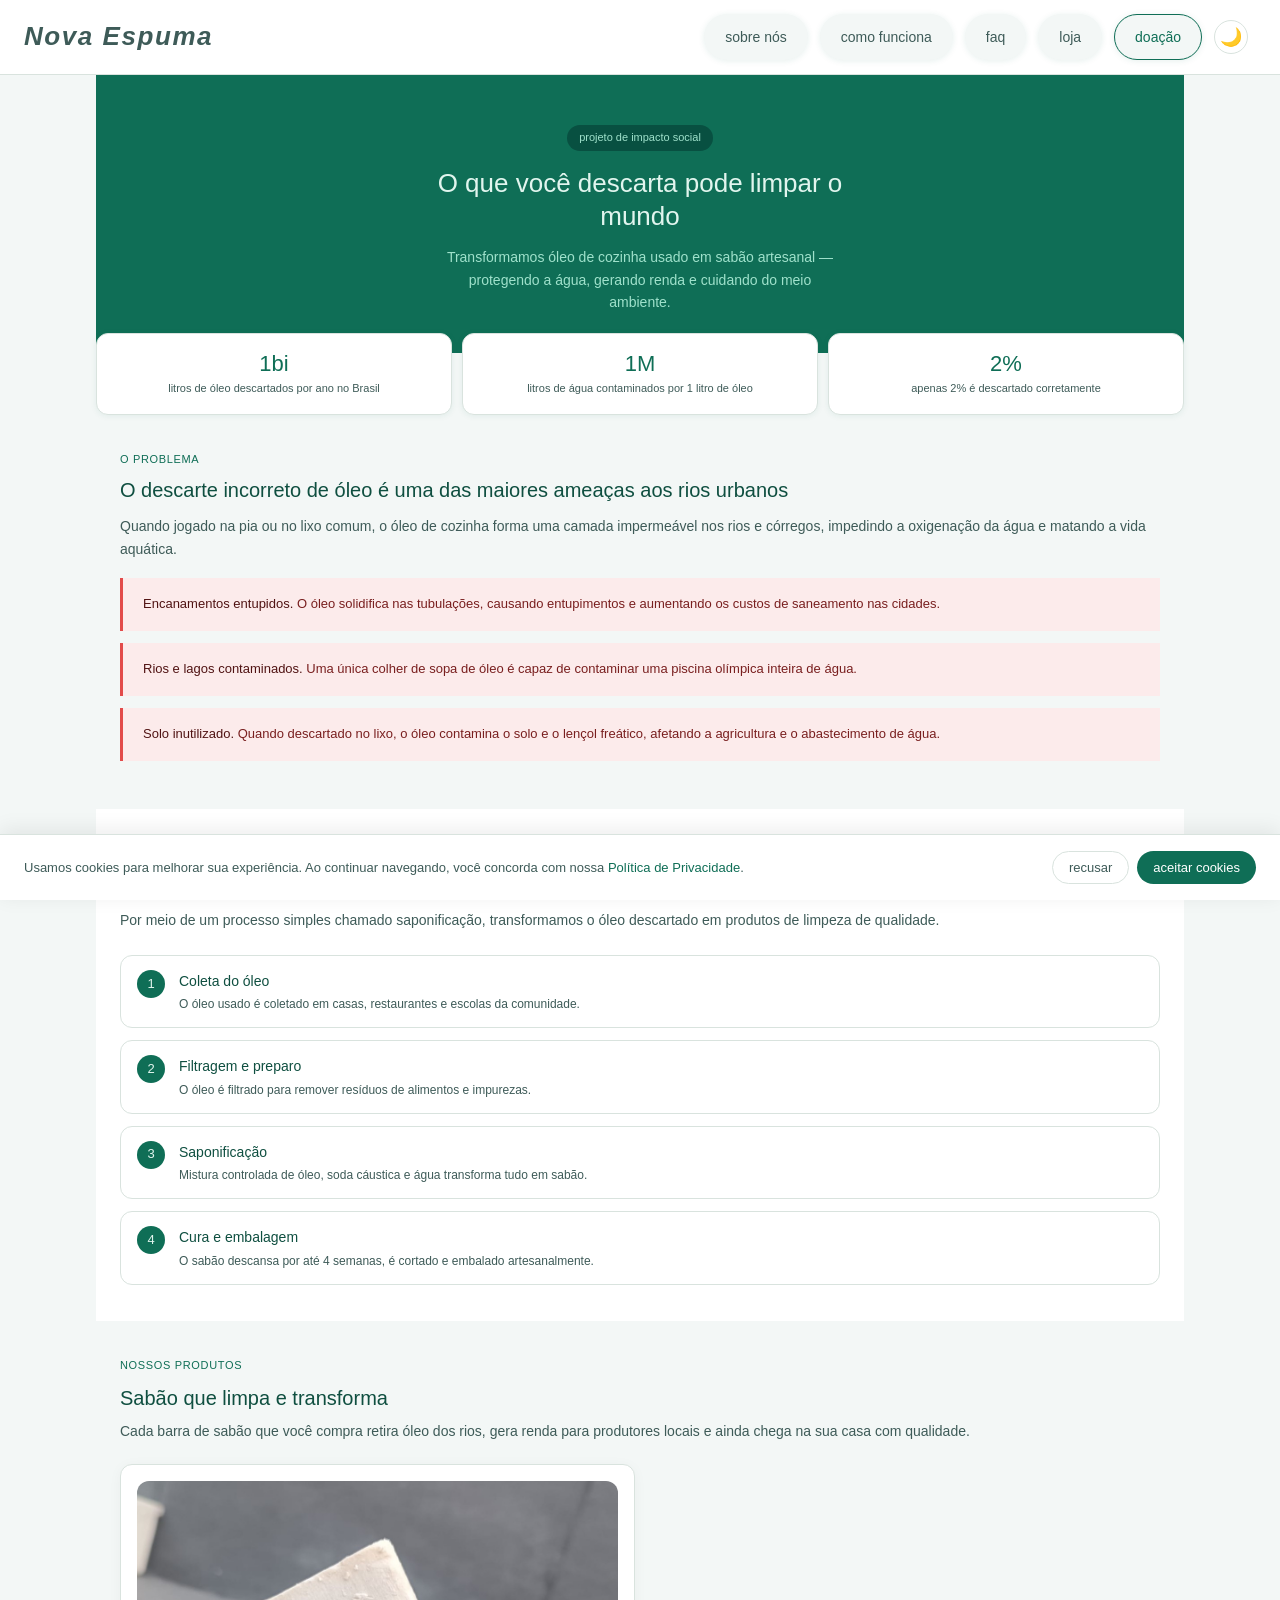
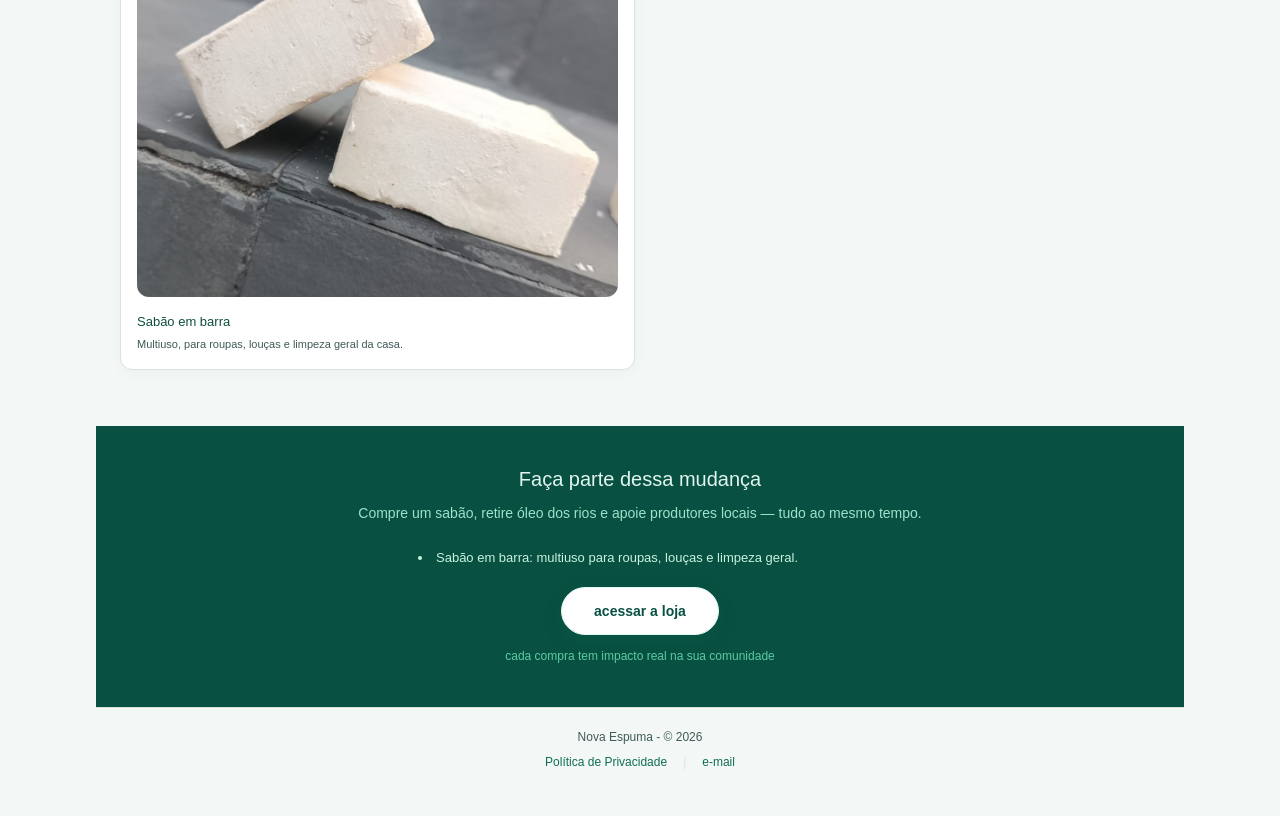
<file: index.html>
<!DOCTYPE html>
<html lang="pt-BR">

<head>
  <meta charset="UTF-8" />
  <meta name="viewport" content="width=device-width, initial-scale=1.0" />
  <title>Nova Espuma</title>
  <link rel="stylesheet" href="style.css" />
</head>

<body>

  <!-- BANNER DE COOKIES -->
  <div id="cookie-banner" class="cookie-banner">
    <p>Usamos cookies para melhorar sua experiência. Ao continuar navegando, você concorda com nossa <a
        onclick="showPage('privacidade', null)">Política de Privacidade</a>.</p>
    <div class="cookie-btns">
      <button class="cookie-btn-recusar" onclick="fecharCookies(false)">recusar</button>
      <button class="cookie-btn-aceitar" onclick="fecharCookies(true)">aceitar cookies</button>
    </div>
  </div>

  <div class="nav">
    <button type="button" class="mobile-menu-toggle" aria-label="Abrir menu" onclick="toggleMobileMenu()">
      <span></span>
      <span></span>
      <span></span>
    </button>
    <div class="logo" onclick="showPage('home', null)">Nova Espuma</div>
    <div class="nav-right-group">
      <div class="nav-links">
        <button type="button" class="nav-link" data-page="sobre" onclick="showPage('sobre', this)">sobre nós</button>
        <button type="button" class="nav-link" data-page="como" onclick="showPage('como', this)">como funciona</button>
        <button type="button" class="nav-link" data-page="faq" onclick="showPage('faq', this)">faq</button>
        <button type="button" class="nav-link" data-page="loja" onclick="showPage('loja', this)">loja</button>
        <button type="button" class="nav-link doacao-link" data-page="doacao" onclick="showPage('doacao', this)">doação</button>
        <button type="button" class="theme-toggle" aria-label="Alternar tema">🌍</button>
      </div>
    </div>
  </div>
  <div class="menu-backdrop" onclick="closeMobileMenu()"></div>

  <!-- HOME -->
  <div id="page-home" class="page active">
    <div class="page-wrapper">
      <div class="hero">
        <div class="hero-badge">projeto de impacto social</div>
        <h1>O que você descarta pode limpar o mundo</h1>
        <p>Transformamos óleo de cozinha usado em sabão artesanal — protegendo a água, gerando renda e cuidando do meio
          ambiente.</p>
      </div>
      <div class="stats-row">
        <div class="stat-box">
          <div class="stat-num">1bi</div>
          <div class="stat-label">litros de óleo descartados por ano no Brasil</div>
        </div>
        <div class="stat-box">
          <div class="stat-num">1M</div>
          <div class="stat-label">litros de água contaminados por 1 litro de óleo</div>
        </div>
        <div class="stat-box">
          <div class="stat-num">2%</div>
          <div class="stat-label">apenas 2% é descartado corretamente</div>
        </div>
      </div>
      <div class="section">
        <div class="section-tag">o problema</div>
        <h2>O descarte incorreto de óleo é uma das maiores ameaças aos rios urbanos</h2>
        <p>Quando jogado na pia ou no lixo comum, o óleo de cozinha forma uma camada impermeável nos rios e córregos,
          impedindo a oxigenação da água e matando a vida aquática.</p>
        <div class="impact-card">
          <p><strong>Encanamentos entupidos.</strong> O óleo solidifica nas tubulações, causando entupimentos e
            aumentando os custos de saneamento nas cidades.</p>
        </div>
        <div class="impact-card">
          <p><strong>Rios e lagos contaminados.</strong> Uma única colher de sopa de óleo é capaz de contaminar uma
            piscina olímpica inteira de água.</p>
        </div>
        <div class="impact-card">
          <p><strong>Solo inutilizado.</strong> Quando descartado no lixo, o óleo contamina o solo e o lençol freático,
            afetando a agricultura e o abastecimento de água.</p>
        </div>
      </div>
      <div class="divider"></div>
      <div class="process-section">
        <div class="section-tag">a solução</div>
        <h2>Do óleo usado ao sabão artesanal</h2>
        <p>Por meio de um processo simples chamado saponificação, transformamos o óleo descartado em produtos de limpeza
          de qualidade.</p>
        <div class="steps">
          <div class="step">
            <div class="step-num">1</div>
            <div class="step-text">
              <h3>Coleta do óleo</h3>
              <p>O óleo usado é coletado em casas, restaurantes e escolas da comunidade.</p>
            </div>
          </div>
          <div class="step">
            <div class="step-num">2</div>
            <div class="step-text">
              <h3>Filtragem e preparo</h3>
              <p>O óleo é filtrado para remover resíduos de alimentos e impurezas.</p>
            </div>
          </div>
          <div class="step">
            <div class="step-num">3</div>
            <div class="step-text">
              <h3>Saponificação</h3>
              <p>Mistura controlada de óleo, soda cáustica e água transforma tudo em sabão.</p>
            </div>
          </div>
          <div class="step">
            <div class="step-num">4</div>
            <div class="step-text">
              <h3>Cura e embalagem</h3>
              <p>O sabão descansa por até 4 semanas, é cortado e embalado artesanalmente.</p>
            </div>
          </div>
        </div>
      </div>
      <div class="result-section">
        <div class="section-tag">nossos produtos</div>
        <h2>Sabão que limpa e transforma</h2>
        <p>Cada barra de sabão que você compra retira óleo dos rios, gera renda para produtores locais e ainda chega na
          sua casa com qualidade.</p>
        <div class="soap-grid">
          <div class="soap-card">
            <img src="images/sabonete.jpg" alt="Sabão em barra" class="soap-image">
            <h3>Sabão em barra</h3>
            <p>Multiuso, para roupas, louças e limpeza geral da casa.</p>
          </div>
        </div>
      </div>
      <div class="cta-section">
        <h2>Faça parte dessa mudança</h2>
        <p>Compre um sabão, retire óleo dos rios e apoie produtores locais — tudo ao mesmo tempo.</p>
        <ul style="max-width:480px;margin:0 auto 18px;text-align:left;color:#c8f3df;font-size:13px;">
          <li>Sabão em barra: multiuso para roupas, louças e limpeza geral.</li>
        </ul>
        <a class="cta-btn" href="#" onclick="showPage('loja', null); return false;">acessar a loja</a>
        <div class="cta-sub">cada compra tem impacto real na sua comunidade</div>
      </div>
      <div class="footer">
        Nova Espuma - © 2026
        <div class="footer-links">
          <button class="footer-link" onclick="showPage('privacidade', null)">Política de Privacidade</button>
          <span style="color:var(--border)">|</span>
          <a class="footer-link" href="mailto:contato@nomeadefinir.com.br">e-mail</a>
        </div>
      </div>
    </div>
  </div>

  <!-- SOBRE NÓS -->
  <div id="page-sobre" class="page">
    <div class="page-wrapper">
      <div class="hero">
        <div class="hero-badge">quem somos</div>
        <h1>Um projeto nascido da vontade de mudar</h1>
        <p>Somos estudantes que acreditam que pequenas ações comunitárias podem gerar grandes impactos ambientais e sociais.</p>
      </div>
      <div class="section">
        <div class="section-tag">nossa história</div>
        <h2>Como tudo começou</h2>
        <p>O projeto nasceu dentro de uma disciplina de empreendedorismo social, quando percebemos que um dos resíduos mais comuns nas cozinhas brasileiras — o óleo de cozinha usado — era também um dos mais prejudiciais ao meio ambiente quando descartado incorretamente.</p>
        <p>A ideia foi simples: e se transformássemos esse problema em solução? A saponificação, processo químico que converte óleo em sabão, já era conhecida há séculos. Nossa proposta foi torná-la acessível, comunitária e geradora de renda.</p>
      </div>
      <div class="divider"></div>
      <div class="process-section">
        <div class="section-tag">missão, visão e valores</div>
        <h2>O que nos guia</h2>
        <div class="steps">
          <div class="step">
            <div class="step-num" style="background:#0F6E56;">🎯</div>
            <div class="step-text">
              <h3>Missão</h3>
              <p>Transformar óleo residual em sabão artesanal, promovendo educação ambiental, geração de renda e fortalecimento da economia circular nas comunidades.</p>
            </div>
          </div>
          <div class="step">
            <div class="step-num" style="background:#0F6E56;">🌱</div>
            <div class="step-text">
              <h3>Visão</h3>
              <p>Ser referência em reciclagem de óleo e produção sustentável de produtos de limpeza, expandindo o impacto para múltiplas comunidades.</p>
            </div>
          </div>
          <div class="step">
            <div class="step-num" style="background:#0F6E56;">💚</div>
            <div class="step-text">
              <h3>Valores</h3>
              <p>Sustentabilidade, transparência, impacto social real, educação ambiental e valorização da comunidade local.</p>
            </div>
          </div>
        </div>
      </div>
      <div class="section">
        <div class="section-tag">como medimos o impacto</div>
        <h2>Resultados que importam</h2>
        <p>Acompanhamos nosso crescimento por meio de métricas claras e transparentes, compartilhadas com a comunidade e parceiros.</p>
        <div class="soap-grid">
          <div class="soap-card">
            <div class="soap-icon"><svg viewBox="0 0 24 24" fill="none" stroke-width="1.5"><path d="M12 2C8 2 4 5 4 10c0 4 3 7 8 10 5-3 8-6 8-10 0-5-4-8-8-8z"/></svg></div>
            <h3>Litros coletados</h3>
            <p>Monitoramos cada litro de óleo recolhido da comunidade mensalmente.</p>
          </div>
          <div class="soap-card">
            <div class="soap-icon"><svg viewBox="0 0 24 24" fill="none" stroke-width="1.5"><circle cx="12" cy="12" r="8"/><path d="M12 8v4l3 3"/></svg></div>
            <h3>Água preservada</h3>
            <p>Cada litro coletado representa 1 milhão de litros de água protegidos.</p>
          </div>
          <div class="soap-card">
            <div class="soap-icon"><svg viewBox="0 0 24 24" fill="none" stroke-width="1.5"><path d="M9 3h6l1 9H8L9 3z"/><path d="M8 12s0 9 4 9 4-9 4-9"/></svg></div>
            <h3>Barras produzidas</h3>
            <p>Acompanhamos a produção e venda de cada barra de sabão artesanal.</p>
          </div>
          <div class="soap-card">
            <div class="soap-icon"><svg viewBox="0 0 24 24" fill="none" stroke-width="1.5"><path d="M12 2v6M8 4l4 4 4-4"/><rect x="6" y="8" width="12" height="14" rx="2"/></svg></div>
            <h3>Pessoas envolvidas</h3>
            <p>Contamos doadores, produtores e compradores como parte do nosso impacto.</p>
          </div>
        </div>
      </div>
      <div class="footer">
        Nova Espuma - © 2026
        <div class="footer-links">
          <button class="footer-link" onclick="showPage('privacidade', null)">Política de Privacidade</button>
          <span style="color:var(--border)">|</span>
          <a class="footer-link" href="mailto:contato@nomeadefinir.com.br">e-mail</a>
        </div>
      </div>
    </div>
  </div>

  <!-- COMO FUNCIONA -->
  <div id="page-como" class="page">
    <div class="page-wrapper">
      <div class="hero">
        <div class="hero-badge">o processo</div>
        <h1>Do óleo à barra de sabão</h1>
        <p>Entenda cada etapa da transformação — da coleta na sua cozinha até o produto nas suas mãos.</p>
      </div>
      <div class="process-section">
        <div class="section-tag">etapas detalhadas</div>
        <h2>Como o sabão é produzido</h2>
        <p>O processo de saponificação é seguro, acessível e pode ser feito em pequena escala com materiais simples.</p>
        <div class="steps">
          <div class="step">
            <div class="step-num">1</div>
            <div class="step-text">
              <h3>Coleta comunitária</h3>
              <p>O óleo usado é coletado em pontos fixos no bairro — mercados, escolas e restaurantes parceiros. Qualquer pessoa pode contribuir guardando o óleo em garrafas PET limpas.</p>
            </div>
          </div>
          <div class="step">
            <div class="step-num">2</div>
            <div class="step-text">
              <h3>Filtragem e classificação</h3>
              <p>O óleo coletado é filtrado para remover resíduos de alimentos. Óleos muito degradados são separados para outros fins, como biodiesel.</p>
            </div>
          </div>
          <div class="step">
            <div class="step-num">3</div>
            <div class="step-text">
              <h3>Saponificação</h3>
              <p>O óleo filtrado é misturado com soda cáustica (NaOH) e água em proporções calculadas. A reação química transforma os ingredientes em sabão bruto. Todo o processo usa EPI e medidas de segurança.</p>
            </div>
          </div>
          <div class="step">
            <div class="step-num">4</div>
            <div class="step-text">
              <h3>Cura</h3>
              <p>O sabão descansa em formas por até 4 semanas. Nesse período, a reação química se completa, o pH estabiliza e o produto fica seguro para uso na pele e tecidos.</p>
            </div>
          </div>
          <div class="step">
            <div class="step-num">5</div>
            <div class="step-text">
              <h3>Corte, embalagem e venda</h3>
              <p>As barras são cortadas, embaladas artesanalmente e vendidas em feiras, mercados locais e pelo site. Parte da renda é reinvestida na expansão da coleta.</p>
            </div>
          </div>
        </div>
      </div>
      <div class="section">
        <div class="section-tag">parcerias e coleta</div>
        <h2>Como participar como doador de óleo</h2>
        <p>Você não precisa comprar nada para fazer parte. Basta guardar o óleo usado em uma garrafa PET limpa e entregar em um dos nossos pontos de coleta. Em breve divulgaremos os endereços parceiros na sua cidade.</p>
        <div class="impact-card" style="border-left-color:#0F6E56; background:#E1F5EE;">
          <p style="color:#0F4F40;"><strong>Dica:</strong> Espere o óleo esfriar completamente antes de guardar na garrafa. Não misture com água nem outros líquidos.</p>
        </div>
      </div>
      <div class="footer">
        Nova Espuma - © 2026
        <div class="footer-links">
          <button class="footer-link" onclick="showPage('privacidade', null)">Política de Privacidade</button>
          <span style="color:var(--border)">|</span>
          <a class="footer-link" href="mailto:contato@nomeadefinir.com.br">e-mail</a>
        </div>
      </div>
    </div>
  </div>

  <!-- FAQ -->
  <div id="page-faq" class="page">
    <div class="page-wrapper">
      <div class="hero">
        <div class="hero-badge">dúvidas frequentes</div>
        <h1>Perguntas frequentes</h1>
        <p>Tudo que você precisa saber sobre o projeto, o sabão e como participar.</p>
      </div>
      <div class="section">
        <div class="faq-list">

          <div class="faq-item">
            <button class="faq-pergunta" onclick="toggleFaq(this)">
              O sabão artesanal tem a mesma qualidade do industrial?
              <span class="faq-icon">+</span>
            </button>
            <div class="faq-resposta">
              <p>Sim. O sabão produzido por saponificação a frio mantém a glicerina naturalmente presente no óleo, o que o torna até mais hidratante que muitos sabões industriais.</p>
            </div>
          </div>

          <div class="faq-item">
            <button class="faq-pergunta" onclick="toggleFaq(this)">
              Como posso entregar meu óleo usado?
              <span class="faq-icon">+</span>
            </button>
            <div class="faq-resposta">
              <p>Guarde o óleo usado em uma garrafa PET limpa após ele esfriar. Em breve teremos pontos de coleta divulgados na cidade. Você também pode entrar em contato pelo e-mail para combinar uma entrega direta.</p>
            </div>
          </div>

          <div class="faq-item">
            <button class="faq-pergunta" onclick="toggleFaq(this)">
              Qualquer tipo de óleo pode ser usado?
              <span class="faq-icon">+</span>
            </button>
            <div class="faq-resposta">
              <p>Aceitamos óleo de soja, girassol, milho, canola e outros óleos vegetais usados em frituras e refogados. Não aceitamos óleo misturado com água, muito queimado ou com excesso de resíduos de alimentos.</p>
            </div>
          </div>

          <div class="faq-item">
            <button class="faq-pergunta" onclick="toggleFaq(this)">
              Por que não posso jogar o óleo na pia?
              <span class="faq-icon">+</span>
            </button>
            <div class="faq-resposta">
              <p>O óleo forma uma película impermeável nos rios e córregos, impedindo a entrada de oxigênio e matando a vida aquática. Apenas 1 litro de óleo contamina até 1 milhão de litros de água. Além disso, solidifica nas tubulações causando entupimentos.</p>
            </div>
          </div>

          <div class="faq-item">
            <button class="faq-pergunta" onclick="toggleFaq(this)">
              Como posso comprar o sabão?
              <span class="faq-icon">+</span>
            </button>
            <div class="faq-resposta">
              <p>Em breve nossa loja estará disponível aqui no site. Por enquanto você pode entrar em contato pelo e-mail ou acompanhar nossas redes sociais para saber sobre feiras e pontos de venda locais.</p>
            </div>
          </div>

          <div class="faq-item">
            <button class="faq-pergunta" onclick="toggleFaq(this)">
              Posso fazer parte do projeto como produtor?
              <span class="faq-icon">+</span>
            </button>
            <div class="faq-resposta">
              <p>Sim! Queremos expandir a produção envolvendo mais pessoas da comunidade. Se tiver interesse em aprender a produzir sabão e gerar renda com isso, entre em contato. Oferecemos capacitação e suporte.</p>
            </div>
          </div>

          <div class="faq-item">
            <button class="faq-pergunta" onclick="toggleFaq(this)">
              O projeto aceita doações financeiras?
              <span class="faq-icon">+</span>
            </button>
            <div class="faq-resposta">
              <p>Sim! As doações ajudam a ampliar os pontos de coleta, comprar materiais de produção e capacitar mais pessoas. Você pode doar via PIX ou Vakinha diretamente na aba de doação do site.</p>
            </div>
          </div>

          <div class="faq-item">
            <button class="faq-pergunta" onclick="toggleFaq(this)">
              O projeto tem apoio de alguma instituição?
              <span class="faq-icon">+</span>
            </button>
            <div class="faq-resposta">
              <p>O projeto nasceu dentro de uma disciplina universitária de empreendedorismo social e está alinhado com a Política Nacional de Resíduos Sólidos. Estamos em busca de parcerias com prefeituras, cooperativas e o SEBRAE Social.</p>
            </div>
          </div>

        </div>
      </div>
      <div class="footer">
        Nova Espuma - © 2026
        <div class="footer-links">
          <button class="footer-link" onclick="showPage('privacidade', null)">Política de Privacidade</button>
          <span style="color:var(--border)">|</span>
          <a class="footer-link" href="mailto:contato@nomeadefinir.com.br">e-mail</a>
        </div>
      </div>
    </div>
  </div>

  <!-- LOJA -->
  <div id="page-loja" class="page">
    <div class="page-wrapper">
      <div class="section" style="padding-top:48px;">
        <div class="section-tag">em breve</div>
        <h2>Nossa loja está chegando</h2>
        <p>Em breve você poderá comprar nossos produtos diretamente por aqui.</p>
      </div>
    </div>
  </div>

  <!-- DOAÇÃO -->
  <div id="page-doacao" class="page">
    <div class="doacao-hero">
      <div class="hero-badge">apoie o projeto</div>
      <h1>Sua doação transforma óleo em impacto</h1>
      <p>Ajude a expandir a coleta, capacitar produtores e levar o projeto para mais comunidades.</p>
    </div>
    <div class="doacao-body">
      <div class="doacao-card">
        <div class="doacao-label">forma de pagamento</div>
        <div class="pag-tabs">
          <button class="pag-tab active" onclick="showPag('pix', this)">PIX</button>
          <button class="pag-tab" onclick="showPag('vakinha', this)">Vakinha</button>
        </div>
        <div id="pag-pix" class="pag-content active">
          <div class="pix-area">
            <div class="pix-chave-box">chave PIX: <span>--pendente--</span></div>
            <button class="copiar-btn" onclick="copiarChave(this)">copiar chave PIX</button>
          </div>
          <div class="pix-qrcode-box">
            <img src="images/qrcode.png" alt="QR code PIX" class="pix-qrcode">
          
          </div>
        </div>
        <div id="pag-vakinha" class="pag-content">
          <div class="vakinha-area">
            <p>Faça sua doação diretamente na nossa Vakinha. Cada contribuição ajuda a ampliar a coleta, capacitar a comunidade e transformar óleo em renda.</p>
            <div class="vakinha-link-box">
              <a id="vakinha-link" class="vakinha-btn" href="https://www.vakinha.com.br/exemplo" target="_blank" rel="noopener noreferrer">Acessar Vakinha</a>
              <button class="copiar-btn" onclick="copiarVakinhaLink(this)">copiar link da Vakinha</button>
            </div>
          </div>
        </div>
        <div class="impacto-doacao">
          <p id="impacto-txt">Sua contribuição ajuda a coletar óleo, proteger rios e fortalecer a comunidade.</p>
        </div>
      </div>
    </div>
    <div class="footer">
      Nova Espuma - © 2026
      <div class="footer-links">
        <button class="footer-link" onclick="showPage('privacidade', null)">Política de Privacidade</button>
        <span style="color:var(--border)">|</span>
        <a class="footer-link" href="mailto:contato@nomeadefinir.com.br">e-mail</a>
      </div>
    </div>
  </div>

  <!-- PRIVACIDADE -->
  <div id="page-privacidade" class="page">
    <div class="privacidade-body">
      <h1>Política de Privacidade</h1>
      <p class="data-atualizacao">Última atualização: março de 2026</p>
      <div class="priv-destaque">
        <p>Esta política descreve como coletamos, usamos e protegemos seus dados pessoais, em conformidade com a Lei
          Geral de Proteção de Dados (LGPD — Lei nº 13.709/2018).</p>
      </div>
      <h2>1. Quem somos</h2>
      <p>Nova Espuma, projeto de empreendedorismo social com sede em Itatiba, responsável pelo tratamento dos dados coletados neste site.</p>
      <p>Encarregado de dados (DPO): <a href="mailto:contato@nomeadefinir.com.br">contato@nomeadefinir.com.br</a></p>
      <h2>2. Quais dados coletamos</h2>
      <ul>
        <li>Dados de navegação via cookies (veja seção 5)</li>
      </ul>
      <h2>3. Para que usamos seus dados</h2>
      <ul>
        <li>Melhorar a experiência de navegação no site</li>
      </ul>
      <h2>4. Base legal para o tratamento</h2>
      <p>O tratamento dos seus dados é realizado com base no seu <strong>consentimento</strong> (Art. 7º, I da LGPD) e na <strong>execução de contrato</strong> quando você realiza uma doação (Art. 7º, V da LGPD).</p>
      <h2>5. Cookies</h2>
      <p>Utilizamos cookies essenciais para o funcionamento do site (como preferência de tema claro/escuro). Você pode recusar cookies não essenciais pelo banner exibido ao acessar o site.</p>
      <h2>6. Compartilhamento de dados</h2>
      <p>Seus dados não são vendidos a terceiros. Podemos compartilhá-los apenas com gateway de pagamento e autoridades públicas quando exigido por lei.</p>
      <h2>7. Por quanto tempo guardamos seus dados</h2>
      <p>Dados de doação são mantidos pelo prazo de 5 anos para fins fiscais e contábeis. Dados de navegação via cookies são eliminados em até 12 meses.</p>
      <h2>8. Seus direitos como titular</h2>
      <ul>
        <li>Confirmar se tratamos seus dados</li>
        <li>Acessar, corrigir ou excluir seus dados</li>
        <li>Revogar seu consentimento a qualquer momento</li>
        <li>Solicitar portabilidade dos dados</li>
      </ul>
      <p>Para exercer seus direitos: <a href="mailto:contato@nomeadefinir.com.br">contato@nomeadefinir.com.br</a></p>
      <h2>9. Segurança</h2>
      <p>Adotamos medidas técnicas para proteger seus dados. Pagamentos são processados via conexão criptografada (HTTPS).</p>
      <h2>10. Alterações nesta política</h2>
      <p>Podemos atualizar esta política periodicamente. A versão mais recente estará sempre disponível nesta página.</p>
      <h2>11. Contato</h2>
      <p><a href="mailto:contato@nomeadefinir.com.br">contato@nomeadefinir.com.br</a></p>
    </div>
    <div class="footer">
      Nova Espuma - © 2026
      <div class="footer-links">
        <button class="footer-link" onclick="showPage('home', null)">voltar ao início</button>
      </div>
    </div>
  </div>

  <script src="script.js"></script>
</body>
</html>
</file>
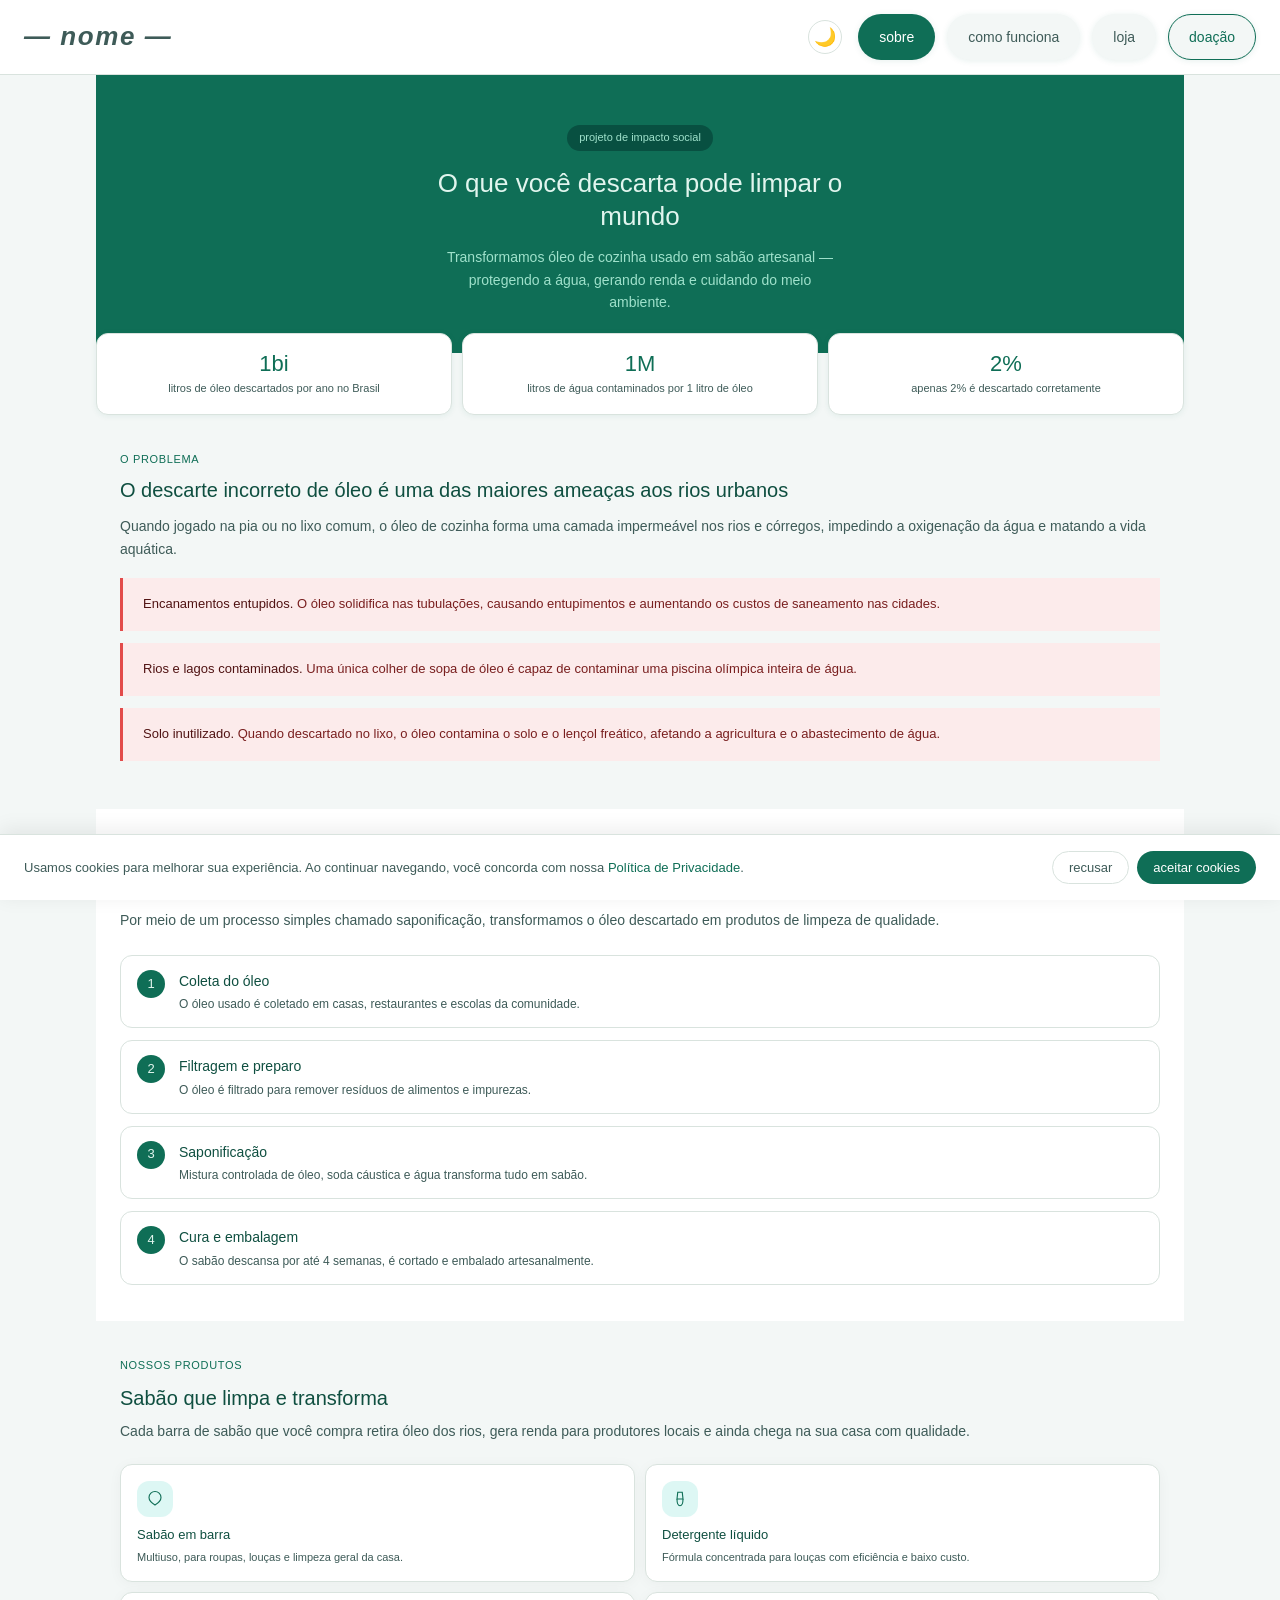
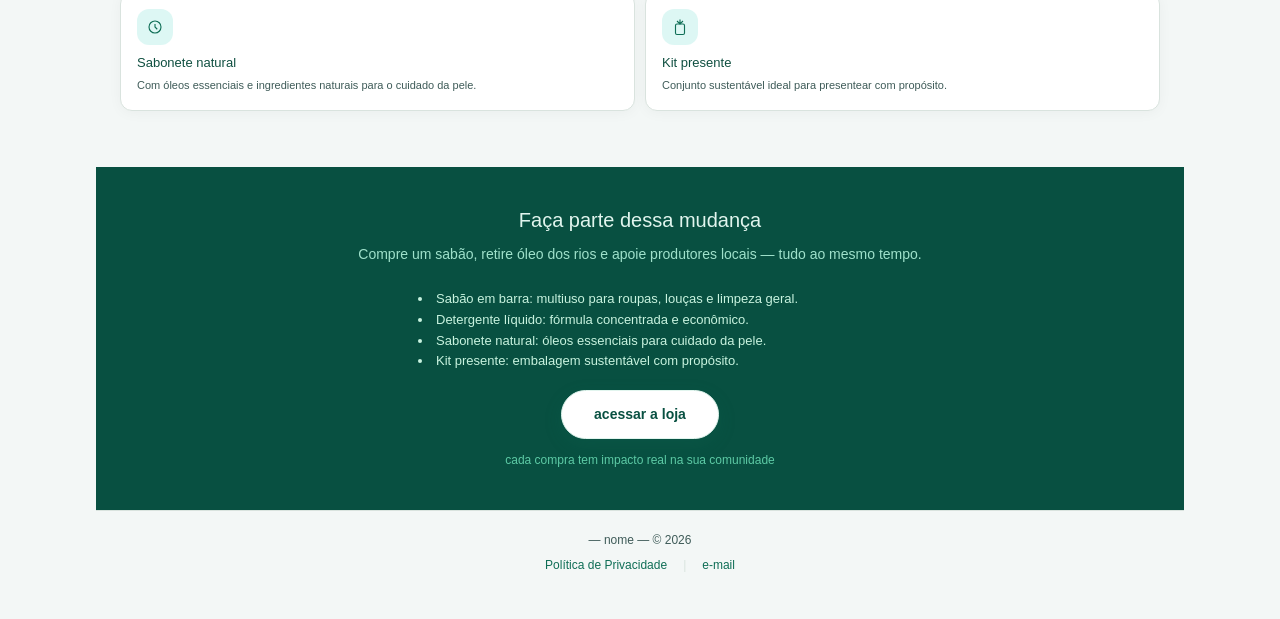
<file: site_sabao.html>
<!DOCTYPE html>
<html lang="pt-BR">

<head>
  <meta charset="UTF-8" />
  <meta name="viewport" content="width=device-width, initial-scale=1.0" />
  <title>— nome —</title>
  <link rel="stylesheet" href="style.css" />
</head>

<body>

  <!-- BANNER DE COOKIES -->
  <div id="cookie-banner" class="cookie-banner">
    <p>Usamos cookies para melhorar sua experiência. Ao continuar navegando, você concorda com nossa <a
        onclick="showPage('privacidade', null)">Política de Privacidade</a>.</p>
    <div class="cookie-btns">
      <button class="cookie-btn-recusar" onclick="fecharCookies(false)">recusar</button>
      <button class="cookie-btn-aceitar" onclick="fecharCookies(true)">aceitar cookies</button>
    </div>
  </div>

  <div class="nav">
    <div class="logo">— nome —</div>
    <div style="display:flex; align-items:center; gap:8px;">
      <button class="theme-toggle" aria-label="Alternar tema">🌙</button>
      <div class="nav-links">
        <button class="nav-link active" onclick="showPage('home', this)">sobre</button>
        <button class="nav-link" onclick="showPage('como', this)">como funciona</button>
        <button class="nav-link" onclick="showPage('loja', this)">loja</button>
        <button class="nav-link doacao-link" onclick="showPage('doacao', this)">doação</button>
      </div>
    </div>
  </div>

  <!-- HOME -->
  <div id="page-home" class="page active">
    <div class="page-wrapper">
      <div class="hero">
        <div class="hero-badge">projeto de impacto social</div>
        <h1>O que você descarta pode limpar o mundo</h1>
        <p>Transformamos óleo de cozinha usado em sabão artesanal — protegendo a água, gerando renda e cuidando do meio
          ambiente.</p>
      </div>
      <div class="stats-row">
        <div class="stat-box">
          <div class="stat-num">1bi</div>
          <div class="stat-label">litros de óleo descartados por ano no Brasil</div>
        </div>
        <div class="stat-box">
          <div class="stat-num">1M</div>
          <div class="stat-label">litros de água contaminados por 1 litro de óleo</div>
        </div>
        <div class="stat-box">
          <div class="stat-num">2%</div>
          <div class="stat-label">apenas 2% é descartado corretamente</div>
        </div>
      </div>
      <div class="section">
        <div class="section-tag">o problema</div>
        <h2>O descarte incorreto de óleo é uma das maiores ameaças aos rios urbanos</h2>
        <p>Quando jogado na pia ou no lixo comum, o óleo de cozinha forma uma camada impermeável nos rios e córregos,
          impedindo a oxigenação da água e matando a vida aquática.</p>
        <div class="impact-card">
          <p><strong>Encanamentos entupidos.</strong> O óleo solidifica nas tubulações, causando entupimentos e
            aumentando os custos de saneamento nas cidades.</p>
        </div>
        <div class="impact-card">
          <p><strong>Rios e lagos contaminados.</strong> Uma única colher de sopa de óleo é capaz de contaminar uma
            piscina olímpica inteira de água.</p>
        </div>
        <div class="impact-card">
          <p><strong>Solo inutilizado.</strong> Quando descartado no lixo, o óleo contamina o solo e o lençol freático,
            afetando a agricultura e o abastecimento de água.</p>
        </div>
      </div>
      <div class="divider"></div>
      <div class="process-section">
        <div class="section-tag">a solução</div>
        <h2>Do óleo usado ao sabão artesanal</h2>
        <p>Por meio de um processo simples chamado saponificação, transformamos o óleo descartado em produtos de limpeza
          de qualidade.</p>
        <div class="steps">
          <div class="step">
            <div class="step-num">1</div>
            <div class="step-text">
              <h3>Coleta do óleo</h3>
              <p>O óleo usado é coletado em casas, restaurantes e escolas da comunidade.</p>
            </div>
          </div>
          <div class="step">
            <div class="step-num">2</div>
            <div class="step-text">
              <h3>Filtragem e preparo</h3>
              <p>O óleo é filtrado para remover resíduos de alimentos e impurezas.</p>
            </div>
          </div>
          <div class="step">
            <div class="step-num">3</div>
            <div class="step-text">
              <h3>Saponificação</h3>
              <p>Mistura controlada de óleo, soda cáustica e água transforma tudo em sabão.</p>
            </div>
          </div>
          <div class="step">
            <div class="step-num">4</div>
            <div class="step-text">
              <h3>Cura e embalagem</h3>
              <p>O sabão descansa por até 4 semanas, é cortado e embalado artesanalmente.</p>
            </div>
          </div>
        </div>
      </div>
      <div class="result-section">
        <div class="section-tag">nossos produtos</div>
        <h2>Sabão que limpa e transforma</h2>
        <p>Cada barra de sabão que você compra retira óleo dos rios, gera renda para produtores locais e ainda chega na
          sua casa com qualidade.</p>
        <div class="soap-grid">
          <div class="soap-card">
            <div class="soap-icon"><svg viewBox="0 0 24 24" fill="none" stroke-width="1.5">
                <path d="M12 2C8 2 4 5 4 10c0 4 3 7 8 10 5-3 8-6 8-10 0-5-4-8-8-8z" />
              </svg></div>
            <h3>Sabão em barra</h3>
            <p>Multiuso, para roupas, louças e limpeza geral da casa.</p>
          </div>
          <div class="soap-card">
            <div class="soap-icon"><svg viewBox="0 0 24 24" fill="none" stroke-width="1.5">
                <path d="M9 3h6l1 9H8L9 3z" />
                <path d="M8 12s0 9 4 9 4-9 4-9" />
              </svg></div>
            <h3>Detergente líquido</h3>
            <p>Fórmula concentrada para louças com eficiência e baixo custo.</p>
          </div>
          <div class="soap-card">
            <div class="soap-icon"><svg viewBox="0 0 24 24" fill="none" stroke-width="1.5">
                <circle cx="12" cy="12" r="8" />
                <path d="M12 8v4l3 3" />
              </svg></div>
            <h3>Sabonete natural</h3>
            <p>Com óleos essenciais e ingredientes naturais para o cuidado da pele.</p>
          </div>
          <div class="soap-card">
            <div class="soap-icon"><svg viewBox="0 0 24 24" fill="none" stroke-width="1.5">
                <path d="M12 2v6M8 4l4 4 4-4" />
                <rect x="6" y="8" width="12" height="14" rx="2" />
              </svg></div>
            <h3>Kit presente</h3>
            <p>Conjunto sustentável ideal para presentear com propósito.</p>
          </div>
        </div>
      </div>
      <div class="cta-section">
        <h2>Faça parte dessa mudança</h2>
        <p>Compre um sabão, retire óleo dos rios e apoie produtores locais — tudo ao mesmo tempo.</p>
        <ul style="max-width:480px;margin:0 auto 18px;text-align:left;color:#c8f3df;font-size:13px;">
          <li>Sabão em barra: multiuso para roupas, louças e limpeza geral.</li>
          <li>Detergente líquido: fórmula concentrada e econômico.</li>
          <li>Sabonete natural: óleos essenciais para cuidado da pele.</li>
          <li>Kit presente: embalagem sustentável com propósito.</li>
        </ul>
        <a class="cta-btn" href="https://example.com/loja" target="_blank" rel="noopener noreferrer">acessar a loja</a>
        <div class="cta-sub">cada compra tem impacto real na sua comunidade</div>
      </div>
      <div class="footer">
        — nome — © 2026
        <div class="footer-links">
          <button class="footer-link" onclick="showPage('privacidade', null)">Política de Privacidade</button>
          <span style="color:var(--border)">|</span>
          <a class="footer-link" href="email">e-mail</a>
        </div>
      </div>
    </div>
  </div>

  <!-- COMO FUNCIONA -->
  <div id="page-como" class="page">
    <div class="page-wrapper">
      <div class="section" style="padding-top:48px;">
        <div class="section-tag">em breve</div>
        <h2>Conteúdo desta seção em construção</h2>
        <p>Esta página ainda será preenchida com mais detalhes sobre o processo.</p>
      </div>
    </div>
  </div>

  <!-- LOJA -->
  <div id="page-loja" class="page">
    <div class="page-wrapper">
      <div class="section" style="padding-top:48px;">
        <div class="section-tag">em breve</div>
        <h2>Nossa loja está chegando</h2>
        <p>Em breve você poderá comprar nossos produtos diretamente por aqui.</p>
      </div>
    </div>
  </div>

  <!-- DOAÇÃO -->
  <div id="page-doacao" class="page">
    <div class="doacao-hero">
      <div class="hero-badge">apoie o projeto</div>
      <h1>Sua doação transforma óleo em impacto</h1>
      <p>Ajude a expandir a coleta, capacitar produtores e levar o projeto para mais comunidades.</p>
    </div>
    <div class="doacao-body">
      <div class="doacao-card">
        <div class="doacao-label">escolha um valor</div>
        <div class="valores-grid">
          <button class="valor-btn" onclick="selecionarValor(this, 10)">R$ 10</button>
          <button class="valor-btn active" onclick="selecionarValor(this, 25)">R$ 25</button>
          <button class="valor-btn" onclick="selecionarValor(this, 50)">R$ 50</button>
          <button class="valor-btn" onclick="selecionarValor(this, 0)">outro</button>
        </div>
        <input id="valor-custom" class="input-field" type="number" placeholder="digite o valor em R$"
          style="display:none;" />

        <div class="sep"></div>

        <div class="doacao-label">forma de pagamento</div>
        <div class="pag-tabs">
          <button class="pag-tab active" onclick="showPag('pix', this)">PIX</button>
          <button class="pag-tab" onclick="showPag('cartao', this)">Cartão de crédito</button>
        </div>

        <!-- PIX -->
        <div id="pag-pix" class="pag-content active">
          <div class="pix-area">
            <div class="qr-box">QR Code<br>(a definir)</div>
            <div class="pix-chave-box">chave PIX: <span>123.456.789-01</span></div>
            <button class="copiar-btn" onclick="copiarChave()">copiar chave PIX</button>
          </div>
          <button class="doar-btn">confirmar doação via PIX</button>
        </div>

        <!-- CARTÃO -->
        <div id="pag-cartao" class="pag-content">
          <input class="input-field" type="text" placeholder="número do cartão" maxlength="19" />
          <div class="cartao-row">
            <input class="input-field" type="text" placeholder="validade (MM/AA)" />
            <input class="input-field" type="text" placeholder="CVV" maxlength="4" />
          </div>
          <input class="input-field" type="text" placeholder="nome no cartão" />
          <input class="input-field" type="text" placeholder="CPF do titular" maxlength="14" />
          <button class="doar-btn">confirmar doação via cartão</button>
        </div>

        <div class="seguro-txt">doação segura — você receberá um comprovante por e-mail</div>

        <div class="impacto-doacao">
          <p id="impacto-txt">Com <strong>R$ 25</strong> conseguimos coletar e processar <strong>5 litros de
              óleo</strong>, evitando a contaminação de <strong>5.000.000 litros de água</strong>.</p>
        </div>
      </div>
    </div>
    <div class="footer">
      — nome — © 2026
      <div class="footer-links">
        <button class="footer-link" onclick="showPage('privacidade', null)">Política de Privacidade</button>
        <span style="color:var(--border)">|</span>
        <a class="footer-link" href="email">e-mail</a>
      </div>
    </div>
  </div>

  <!-- PRIVACIDADE -->
  <div id="page-privacidade" class="page">
    <div class="privacidade-body">
      <h1>Política de Privacidade</h1>
      <p class="data-atualizacao">Última atualização: março de 2026</p>
      <div class="priv-destaque">
        <p>Esta política descreve como coletamos, usamos e protegemos seus dados pessoais, em conformidade com a Lei
          Geral de Proteção de Dados (LGPD — Lei nº 13.709/2018).</p>
      </div>
      <h2>1. Quem somos</h2>
      <p>— nome —, projeto de empreendedorismo social com sede em — Cidade —, responsável pelo
        tratamento dos dados coletados neste site.</p>
      <p>Encarregado de dados (DPO): <a href="mailto:email">e-mail</a></p>
      <h2>2. Quais dados coletamos</h2>
      <ul>
        <li>Nome completo e CPF (somente na aba de doação via cartão)</li>
        <li>Endereço de e-mail (para envio de comprovante de doação)</li>
        <li>Dados de pagamento — processados por gateway seguro, não armazenamos número de cartão</li>
        <li>Dados de navegação via cookies (veja seção 5)</li>
      </ul>
      <h2>3. Para que usamos seus dados</h2>
      <ul>
        <li>Processar e confirmar sua doação</li>
        <li>Enviar comprovante por e-mail</li>
        <li>Melhorar a experiência de navegação no site</li>
        <li>Cumprir obrigações legais e fiscais</li>
      </ul>
      <h2>4. Base legal para o tratamento</h2>
      <p>O tratamento dos seus dados é realizado com base no seu <strong>consentimento</strong> (Art. 7º, I da LGPD) e
        na <strong>execução de contrato</strong> quando você realiza uma doação (Art. 7º, V da LGPD).</p>
      <h2>5. Cookies</h2>
      <p>Utilizamos cookies essenciais para o funcionamento do site (como preferência de tema claro/escuro). Você pode
        recusar cookies não essenciais pelo banner exibido ao acessar o site. A recusa não impede o uso das
        funcionalidades principais.</p>
      <h2>6. Compartilhamento de dados</h2>
      <p>Seus dados não são vendidos a terceiros. Podemos compartilhá-los apenas com:</p>
      <ul>
        <li>Gateway de pagamento, para processar doações com segurança</li>
        <li>Autoridades públicas, quando exigido por lei</li>
      </ul>
      <h2>7. Por quanto tempo guardamos seus dados</h2>
      <p>Dados de doação são mantidos pelo prazo de 5 anos para fins fiscais e contábeis. Dados de navegação via cookies
        são eliminados em até 12 meses.</p>
      <h2>8. Seus direitos como titular</h2>
      <p>De acordo com a LGPD, você tem direito a:</p>
      <ul>
        <li>Confirmar se tratamos seus dados</li>
        <li>Acessar, corrigir ou excluir seus dados</li>
        <li>Revogar seu consentimento a qualquer momento</li>
        <li>Solicitar portabilidade dos dados</li>
      </ul>
      <p>Para exercer seus direitos, entre em contato: <a href="mailto:email">e-mail</a></p>
      <h2>9. Segurança</h2>
      <p>Adotamos medidas técnicas e organizacionais para proteger seus dados contra acesso não autorizado, perda ou
        vazamento. Pagamentos são processados via conexão criptografada (HTTPS).</p>
      <h2>10. Alterações nesta política</h2>
      <p>Podemos atualizar esta política periodicamente. A versão mais recente estará sempre disponível nesta página com
        a data de atualização.</p>
      <h2>11. Contato</h2>
      <p>Dúvidas sobre esta política ou sobre seus dados? Fale conosco:<br>
        <a href="mailto:email">e-mail</a>
      </p>
    </div>
    <div class="footer">
      — nome — © 2026
      <div class="footer-links">
        <button class="footer-link" onclick="showPage('home', null)">voltar ao início</button>
      </div>
    </div>
  </div>

  <script src="script.js"></script>
</body>

</html>
</file>
<file: style.css>
* {
  box-sizing: border-box;
  margin: 0;
  padding: 0;
}

:root {
  --page-bg: #f3f7f6;
  --panel-bg: #ffffff;
  --text-primary: #0f4f40;
  --text-secondary: #3e5b58;
  --accent: #0f6e56;
  --muted: #6f8f88;
  --border: #d9e3de;
  --radius: 12px;
  --font-sans: "Segoe UI", Tahoma, Geneva, Verdana, sans-serif;
}

.dark-theme {
  --page-bg: #0b1514;
  --panel-bg: #112221;
  --text-primary: #d9f0e9;
  --text-secondary: #9ac6b9;
  --accent: #66cb9f;
  --muted: #6f8f88;
  --border: #264336;
}

body {
  font-family: var(--font-sans);
  background: var(--page-bg);
  color: var(--text-primary);
  line-height: 1.6;
  min-height: 100vh;
}

.page-wrapper {
  max-width: 1120px;
  margin: 0 auto;
  padding: 0 16px 24px;
}

.nav {
  display: flex;
  justify-content: space-between;
  align-items: center;
  flex-wrap: nowrap;
  padding: 14px 24px;
  border-bottom: 0.5px solid var(--border);
  background: var(--panel-bg);
  position: sticky;
  top: 0;
  z-index: 100;
}

.mobile-menu-toggle {
  display: none;
  width: 34px;
  height: 34px;
  border: none;
  background: none;
  cursor: pointer;
  padding: 0;
  flex-shrink: 0;
  flex-direction: column;
  justify-content: center;
  gap: 5px;
  z-index: 210;
  touch-action: manipulation;
}

.mobile-menu-toggle span {
  display: block;
  width: 22px;
  height: 2px;
  border-radius: 99px;
  background: var(--text-primary);
  transition: transform 0.2s ease, opacity 0.2s ease;
}

.mobile-menu-toggle.open span:first-child {
  transform: translateY(7px) rotate(45deg);
}

.mobile-menu-toggle.open span:nth-child(2) {
  opacity: 0;
}

.mobile-menu-toggle.open span:last-child {
  transform: translateY(-7px) rotate(-45deg);
}

.nav-right-group {
  display: flex;
  align-items: center;
  gap: 8px;
  z-index: 110;
}

.logo {
  flex: 0;
  font-size: 26px;
  font-weight: 700;
  text-align: left;
  letter-spacing: 0.06em;
  white-space: nowrap;
}

.menu-backdrop {
  display: none;
  position: fixed;
  top: 0;
  bottom: 0;
  right: 0;
  left: min(80%, 320px);
  background: rgba(0, 0, 0, 0.35);
  z-index: 150;
  opacity: 0;
  transition: opacity 0.25s ease;
  pointer-events: none;
}

.menu-backdrop.open {
  display: block;
  opacity: 1;
  pointer-events: auto;
}

.logo {
  font-size: 26px;
  font-weight: 700;
  color: var(--text-secondary);
  font-style: italic;
  cursor: pointer;
  transition: color 0.15s ease;
}

.logo:hover {
  color: var(--accent);
}

.nav-links {
  display: flex;
  gap: 12px;
  align-items: center;
  pointer-events: auto;
}

.nav-link {
  font-size: 14px;
  color: var(--text-secondary);
  text-decoration: none;
  padding: 14px 20px;
  border-radius: 999px;
  border: 1px solid transparent;
  background: var(--page-bg);
  box-shadow: 0 1px 6px rgba(15, 110, 86, 0.1);
  cursor: pointer;
  transition: background 0.15s ease, color 0.15s ease, border-color 0.15s ease, transform 0.15s ease;
  font-family: var(--font-sans);
  touch-action: manipulation;
}

.nav-link:hover {
  background: #ecf7f2;
  color: var(--text-primary);
  transform: translateY(-1px);
}

.nav-link.active {
  background: var(--accent);
  color: #fff;
  font-weight: 500;
}

.nav-link.doacao-link {
  border: 1px solid var(--accent);
  color: var(--accent);
}

.nav-link.doacao-link:hover {
  background: var(--accent);
  color: #fff;
}

.nav-link.doacao-link.active {
  background: var(--accent);
  color: #fff;
}

.theme-toggle {
  border: 1px solid var(--border);
  background: var(--panel-bg);
  color: var(--text-primary);
  border-radius: 999px;
  width: 34px;
  height: 34px;
  display: inline-flex;
  align-items: center;
  justify-content: center;
  cursor: pointer;
  transition: background 0.2s ease, transform 0.2s ease;
  margin-right: 8px;
  line-height: 1;
  font-size: 18px;
  padding: 0;
}

.theme-toggle:hover { transform: translateY(-1px); }
.theme-toggle:focus { outline: 2px solid #9fe1cb; outline-offset: 2px; }

.page { display: none; }
.page.active { display: block; }

.hero {
  background: #0F6E56;
  padding: 48px 24px 40px;
  text-align: center;
}

.hero-badge {
  display: inline-block;
  background: #085041;
  color: #9FE1CB;
  font-size: 11px;
  padding: 4px 12px;
  border-radius: 20px;
  margin-bottom: 16px;
  font-weight: 500;
}

.hero h1 {
  font-size: 26px;
  font-weight: 500;
  color: #E1F5EE;
  line-height: 1.3;
  max-width: 480px;
  margin: 0 auto 12px;
}

.hero p {
  font-size: 14px;
  color: #9FE1CB;
  max-width: 400px;
  margin: 0 auto;
  line-height: 1.6;
}

.stats-row {
  display: grid;
  grid-template-columns: repeat(auto-fit, minmax(200px, 1fr));
  gap: 10px;
  margin-top: -20px;
}

.stat-box {
  background: var(--panel-bg);
  padding: 18px 14px;
  border: 1px solid var(--border);
  border-radius: var(--radius);
  text-align: center;
  box-shadow: 0 1px 6px rgba(15, 110, 86, 0.08);
}

.stat-num { font-size: 22px; font-weight: 500; color: var(--accent); line-height: 1.1; }
.stat-label { font-size: 11px; color: var(--text-secondary); margin-top: 4px; line-height: 1.4; }

.section { padding: 36px 24px; }

.section-tag {
  font-size: 11px;
  font-weight: 500;
  color: #0F6E56;
  text-transform: uppercase;
  letter-spacing: 0.06em;
  margin-bottom: 8px;
}

.section h2 { font-size: 20px; font-weight: 500; color: var(--text-primary); margin-bottom: 12px; line-height: 1.3; }
.section p { font-size: 14px; color: var(--text-secondary); line-height: 1.7; margin-bottom: 16px; }

.impact-card {
  padding: 16px 20px;
  margin-bottom: 12px;
  border-left: 3px solid #E24B4A;
  background: #FCEBEB;
}

.impact-card p { font-size: 13px; color: #791F1F; margin: 0; line-height: 1.6; }
.impact-card strong { color: #501313; font-weight: 500; }

.divider { height: 0.5px; background: var(--border); margin: 0 24px; }

.process-section { padding: 36px 24px; background: var(--panel-bg); }
.process-section h2 { font-size: 20px; font-weight: 500; color: var(--text-primary); margin-bottom: 6px; }
.process-section > p { font-size: 14px; color: var(--text-secondary); margin-bottom: 24px; line-height: 1.6; }

.steps { display: flex; flex-direction: column; gap: 12px; }

.step {
  display: flex;
  gap: 14px;
  align-items: flex-start;
  background: var(--panel-bg);
  border-radius: var(--radius);
  border: 1px solid var(--border);
  padding: 14px 16px;
}

.step-num {
  width: 28px;
  height: 28px;
  border-radius: 50%;
  background: #0F6E56;
  color: #E1F5EE;
  font-size: 13px;
  font-weight: 500;
  display: flex;
  align-items: center;
  justify-content: center;
  flex-shrink: 0;
}

.step-text h3 { font-size: 14px; font-weight: 500; color: var(--text-primary); margin-bottom: 3px; }
.step-text p { font-size: 12px; color: var(--text-secondary); line-height: 1.5; }

.result-section { padding: 36px 24px; }
.result-section h2 { font-size: 20px; font-weight: 500; color: var(--text-primary); margin-bottom: 6px; }
.result-section > p { font-size: 14px; color: var(--text-secondary); line-height: 1.7; margin-bottom: 20px; }

.soap-grid { display: grid; grid-template-columns: repeat(2, minmax(0, 1fr)); gap: 10px; margin-bottom: 20px; }

.soap-card {
  background: var(--panel-bg);
  border: 1px solid var(--border);
  border-radius: var(--radius);
  padding: 16px;
  box-shadow: 0 2px 14px rgba(0, 0, 0, 0.04);
  transition: transform 0.2s ease, box-shadow 0.2s ease;
}

.soap-card:hover { transform: translateY(-3px); box-shadow: 0 4px 20px rgba(0, 0, 0, 0.12); }

.soap-icon {
  width: 36px;
  height: 36px;
  border-radius: var(--radius);
  background: rgba(158, 231, 223, 0.35);
  display: flex;
  align-items: center;
  justify-content: center;
  margin-bottom: 8px;
}

.soap-icon svg { width: 18px; height: 18px; stroke: var(--accent); }
.dark-theme .soap-icon { background: rgba(15, 150, 115, 0.25); }
.dark-theme .soap-icon svg { stroke: #c2f7df; }

.soap-image {
  width: 100%;
  height: auto;
  border-radius: var(--radius);
  margin-bottom: 8px;
}

.soap-card h3 { font-size: 13px; font-weight: 500; color: var(--text-primary); margin-bottom: 3px; }
.soap-card p { font-size: 11px; color: var(--text-secondary); line-height: 1.5; }

.cta-section { padding: 40px 24px; background: #085041; text-align: center; }
.cta-section ul {
  list-style-position: inside;
  padding-left: 18px;
  margin: 0 auto 18px;
  text-align: left;
}
.cta-section h2 { font-size: 20px; font-weight: 500; color: #E1F5EE; margin-bottom: 10px; line-height: 1.3; }
.cta-section p { font-size: 14px; color: #9FE1CB; margin-bottom: 24px; line-height: 1.6; }

.cta-btn {
  display: inline-flex;
  align-items: center;
  justify-content: center;
  background: #ffffff;
  color: #085041;
  font-size: 14px;
  font-weight: 600;
  text-decoration: none;
  padding: 12px 32px;
  border-radius: 999px;
  border: 1px solid #e1f5ee;
  cursor: pointer;
  box-shadow: 0 6px 18px rgba(15, 110, 86, 0.18);
  transition: transform 0.2s ease, box-shadow 0.2s ease;
}

.cta-btn:hover { transform: translateY(-1px); box-shadow: 0 8px 22px rgba(15, 110, 86, 0.26); }
.cta-sub { font-size: 12px; color: #5DCAA5; margin-top: 12px; }

.footer {
  padding: 20px 24px;
  border-top: 0.5px solid var(--border);
  text-align: center;
  font-size: 12px;
  color: var(--text-secondary);
}

.footer-links { display: flex; justify-content: center; gap: 16px; margin-top: 6px; flex-wrap: wrap; }

.footer-link {
  font-size: 12px;
  color: var(--accent);
  text-decoration: none;
  cursor: pointer;
  background: none;
  border: none;
  font-family: var(--font-sans);
}

.footer-link:hover { text-decoration: underline; }

/* FAQ */
.faq-list { display: flex; flex-direction: column; gap: 10px; }

.faq-item {
  background: var(--panel-bg);
  border: 1px solid var(--border);
  border-radius: var(--radius);
  overflow: hidden;
}

.faq-pergunta {
  width: 100%;
  padding: 16px 20px;
  text-align: left;
  background: none;
  border: none;
  cursor: pointer;
  font-family: var(--font-sans);
  font-size: 14px;
  font-weight: 500;
  color: var(--text-primary);
  display: flex;
  justify-content: space-between;
  align-items: center;
  gap: 12px;
  transition: background 0.15s ease;
  touch-action: manipulation;
  -webkit-tap-highlight-color: transparent;
}

.faq-pergunta:hover { background: var(--page-bg); }
.faq-pergunta.aberta { color: var(--accent); }

.faq-icon {
  font-size: 20px;
  font-weight: 300;
  color: var(--accent);
  flex-shrink: 0;
  transition: transform 0.2s ease;
  line-height: 1;
}

.faq-pergunta.aberta .faq-icon { transform: rotate(45deg); }

.faq-resposta {
  display: none;
  padding: 0 20px 16px;
  border-top: 0.5px solid var(--border);
}

.faq-resposta.aberta { display: block; }
.faq-resposta p { font-size: 13px; color: var(--text-secondary); line-height: 1.7; margin: 12px 0 0; }

/* DOAÇÃO */
.doacao-hero { background: #0F6E56; padding: 48px 24px 60px; text-align: center; }
.doacao-hero h1 { font-size: 26px; font-weight: 500; color: #E1F5EE; margin-bottom: 10px; line-height: 1.3; }
.doacao-hero p { font-size: 14px; color: #9FE1CB; max-width: 400px; margin: 0 auto; line-height: 1.6; }

.doacao-body { max-width: 520px; margin: -28px auto 0; padding: 0 16px 40px; }

.doacao-card {
  background: var(--panel-bg);
  border: 1px solid var(--border);
  border-radius: var(--radius);
  padding: 24px;
  box-shadow: 0 4px 20px rgba(0, 0, 0, 0.08);
}

.doacao-label { font-size: 11px; font-weight: 500; color: var(--text-secondary); margin-bottom: 10px; text-transform: uppercase; letter-spacing: 0.05em; }

.pag-tabs { display: flex; gap: 8px; margin-bottom: 20px; }

.pag-tab {
  flex: 1;
  padding: 10px;
  text-align: center;
  font-size: 13px;
  color: var(--text-secondary);
  cursor: pointer;
  background: var(--page-bg);
  border: 1px solid var(--border);
  border-radius: var(--radius);
  font-family: var(--font-sans);
  font-weight: 500;
  transition: all 0.15s ease;
}

.pag-tab:hover { border-color: var(--accent); color: var(--accent); }
.pag-tab.active { background: var(--accent); color: #fff; border-color: var(--accent); }

.pag-content { display: none; }
.pag-content.active { display: block; }

.pix-area, .vakinha-area {
  display: flex;
  flex-direction: column;
  align-items: center;
  gap: 14px;
  padding: 16px 0 8px;
}

.vakinha-link-box { width: 100%; display: grid; gap: 10px; }

.vakinha-btn {
  appearance: none;
  border: none;
  display: inline-flex;
  align-items: center;
  justify-content: center;
  width: 100%;
  min-height: 44px;
  padding: 12px 16px;
  border-radius: 999px;
  background: var(--accent);
  color: #fff;
  text-decoration: none;
  font-size: 14px;
  font-weight: 600;
  cursor: pointer;
  transition: opacity 0.15s ease, transform 0.15s ease;
}

.vakinha-btn:hover { opacity: 0.95; transform: translateY(-1px); }

.pix-chave-box {
  background: var(--page-bg);
  border: 1px solid var(--border);
  border-radius: var(--radius);
  padding: 10px 16px;
  font-size: 13px;
  color: var(--text-secondary);
  text-align: center;
  width: 100%;
}

.pix-chave-box span { font-weight: 500; color: var(--text-primary); }

.pix-qrcode-box {
  display: flex;
  flex-direction: column;
  align-items: center;
  gap: 10px;
  margin-top: 16px;
}

.pix-qrcode {
  width: 100%;
  max-width: 260px;
  border-radius: var(--radius);
  border: 1px solid var(--border);
  background: #fff;
}

.pix-qrcode-note {
  font-size: 13px;
  color: var(--text-secondary);
  text-align: center;
}

.copiar-btn {
  width: 100%;
  padding: 10px;
  border-radius: var(--radius);
  border: 1px solid var(--accent);
  background: none;
  color: var(--accent);
  font-size: 13px;
  font-weight: 500;
  cursor: pointer;
  font-family: var(--font-sans);
  transition: all 0.15s ease;
}

.copiar-btn:hover { background: var(--accent); color: #fff; }

.doar-btn {
  width: 100%;
  padding: 13px;
  background: var(--accent);
  color: #fff;
  font-size: 14px;
  font-weight: 600;
  border: none;
  border-radius: 999px;
  cursor: pointer;
  margin-top: 20px;
  font-family: var(--font-sans);
  box-shadow: 0 4px 14px rgba(15, 110, 86, 0.25);
  transition: transform 0.2s ease, box-shadow 0.2s ease;
}

.doar-btn:hover { transform: translateY(-1px); box-shadow: 0 6px 18px rgba(15, 110, 86, 0.35); }

.seguro-txt { text-align: center; font-size: 11px; color: var(--muted); margin-top: 10px; }

.impacto-doacao {
  background: rgba(158, 231, 223, 0.2);
  border: 1px solid var(--border);
  border-radius: var(--radius);
  padding: 14px 16px;
  margin-top: 16px;
}

.impacto-doacao p { font-size: 12px; color: var(--text-secondary); line-height: 1.6; margin: 0; }
.impacto-doacao strong { color: var(--accent); }

/* COOKIES */
.cookie-banner {
  position: fixed;
  bottom: 0; left: 0; right: 0;
  z-index: 999;
  background: var(--panel-bg);
  border-top: 1px solid var(--border);
  padding: 16px 24px;
  display: flex;
  align-items: center;
  justify-content: space-between;
  gap: 16px;
  flex-wrap: wrap;
  box-shadow: 0 -4px 20px rgba(0, 0, 0, 0.08);
}

.cookie-banner p { font-size: 13px; color: var(--text-secondary); line-height: 1.5; flex: 1; min-width: 200px; margin: 0; }
.cookie-banner p a { color: var(--accent); cursor: pointer; }
.cookie-btns { display: flex; gap: 8px; flex-shrink: 0; }

.cookie-btn-recusar {
  padding: 8px 16px; border-radius: 999px; border: 1px solid var(--border);
  background: none; color: var(--text-secondary); font-size: 13px;
  cursor: pointer; font-family: var(--font-sans); transition: all 0.15s ease;
}

.cookie-btn-recusar:hover { border-color: var(--accent); color: var(--accent); }

.cookie-btn-aceitar {
  padding: 8px 16px; border-radius: 999px; border: none;
  background: var(--accent); color: #fff; font-size: 13px; font-weight: 500;
  cursor: pointer; font-family: var(--font-sans); transition: all 0.15s ease;
}

.cookie-btn-aceitar:hover { opacity: 0.9; }

/* PRIVACIDADE */
.privacidade-body { max-width: 720px; margin: 0 auto; padding: 40px 24px 60px; }
.privacidade-body h1 { font-size: 22px; font-weight: 500; color: var(--text-primary); margin-bottom: 8px; }
.privacidade-body .data-atualizacao { font-size: 12px; color: var(--muted); margin-bottom: 32px; }
.privacidade-body h2 { font-size: 16px; font-weight: 500; color: var(--text-primary); margin: 28px 0 8px; }
.privacidade-body p { font-size: 14px; color: var(--text-secondary); line-height: 1.8; margin-bottom: 12px; }
.privacidade-body ul { padding-left: 20px; margin-bottom: 12px; }
.privacidade-body ul li { font-size: 14px; color: var(--text-secondary); line-height: 1.8; }
.privacidade-body a { color: var(--accent); }

.priv-destaque {
  background: rgba(158, 231, 223, 0.15);
  border-left: 3px solid var(--accent);
  padding: 12px 16px;
  border-radius: 0 var(--radius) var(--radius) 0;
  margin-bottom: 16px;
}

.priv-destaque p { margin: 0; }

/* RESPONSIVE */
@media (max-width: 768px) {
  .nav {
    justify-content: space-between;
    padding: 16px;
    gap: 12px;
    position: relative;
  }
  .mobile-menu-toggle {
    display: inline-flex;
  }
  .nav-right-group {
    width: auto;
    justify-content: flex-end;
  }
  .logo {
    position: absolute;
    left: 50%;
    top: 50%;
    transform: translate(-50%, -50%);
    text-align: center;
    flex: 0;
  }
  .nav-links {
    flex-direction: column;
    align-items: stretch;
    position: fixed;
    top: 0;
    left: 0;
    bottom: 0;
    width: min(80%, 320px);
    padding: 80px 18px 18px;
    background: var(--panel-bg);
    gap: 12px;
    margin-top: 0;
    transform: translateX(-110%);
    transition: transform 0.25s ease;
    z-index: 200;
    box-shadow: 8px 0 30px rgba(0, 0, 0, 0.12);
    pointer-events: none; /* prevent blocking taps when menu is closed */
  }
  .nav-links.open {
    transform: translateX(0);
    pointer-events: auto;
  }
  .nav-link {
    width: 100%;
    padding: 14px 18px;
    font-size: 14px;
    text-align: left;
    border: 1px solid var(--border);
    background: var(--page-bg);
    border-radius: var(--radius);
    box-shadow: 0 1px 4px rgba(15, 110, 86, 0.08);
  }
  .nav-link:hover {
    background: #ecf7f2;
  }
  .theme-toggle {
    align-self: flex-start;
    margin-right: 0;
  }
  .hero { padding: 32px 16px 32px; }
  .hero h1 { font-size: 22px; }
  .section, .process-section, .result-section { padding: 24px 16px; }
  .cta-section { padding: 32px 16px; }
  .soap-grid { grid-template-columns: 1fr; }
  .doacao-hero { padding: 32px 16px 40px; }
  .doacao-hero h1 { font-size: 22px; }
  .doacao-body { padding: 0 16px 32px; }
  .privacidade-body { padding: 32px 16px 48px; }
  .cookie-banner { flex-direction: column; text-align: center; padding: 16px; }
  .cookie-btns { width: 100%; justify-content: center; }
  .footer-links { flex-direction: column; gap: 8px; }
  .faq-pergunta { min-height: 48px; padding: 18px 20px; }
}

@media (max-width: 480px) {
  .nav { padding: 16px; }
  .nav-links {
    gap: 10px;
  }
  .nav-link {
    font-size: 15px;
    padding: 16px 20px;
  }
  .hero h1, .doacao-hero h1 { font-size: 20px; }
  .privacidade-body h1 { font-size: 18px; }
  .faq-pergunta { font-size: 15px; min-height: 48px; padding: 18px 20px; }
  .faq-icon { font-size: 24px; }
  .stats-row { grid-template-columns: 1fr; gap: 8px; }
  .soap-grid { grid-template-columns: 1fr; gap: 8px; }
}
</file>
